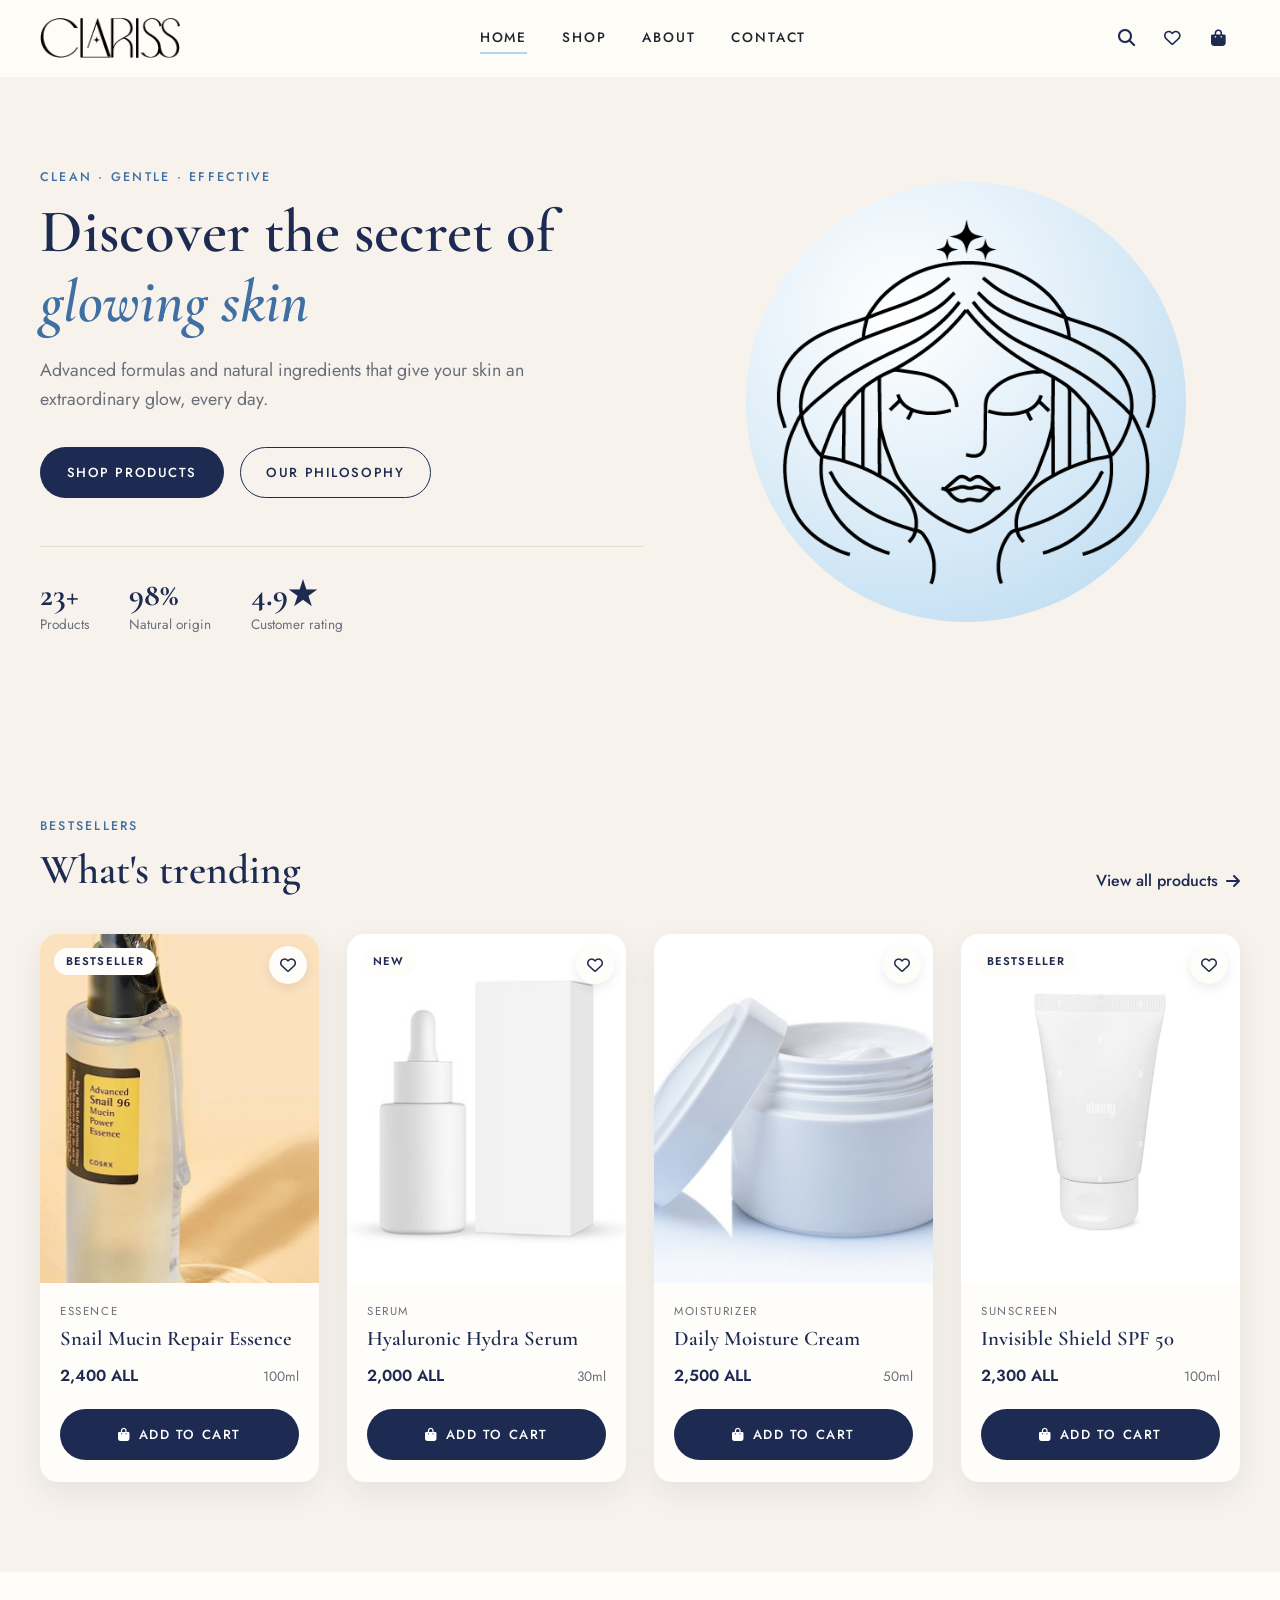
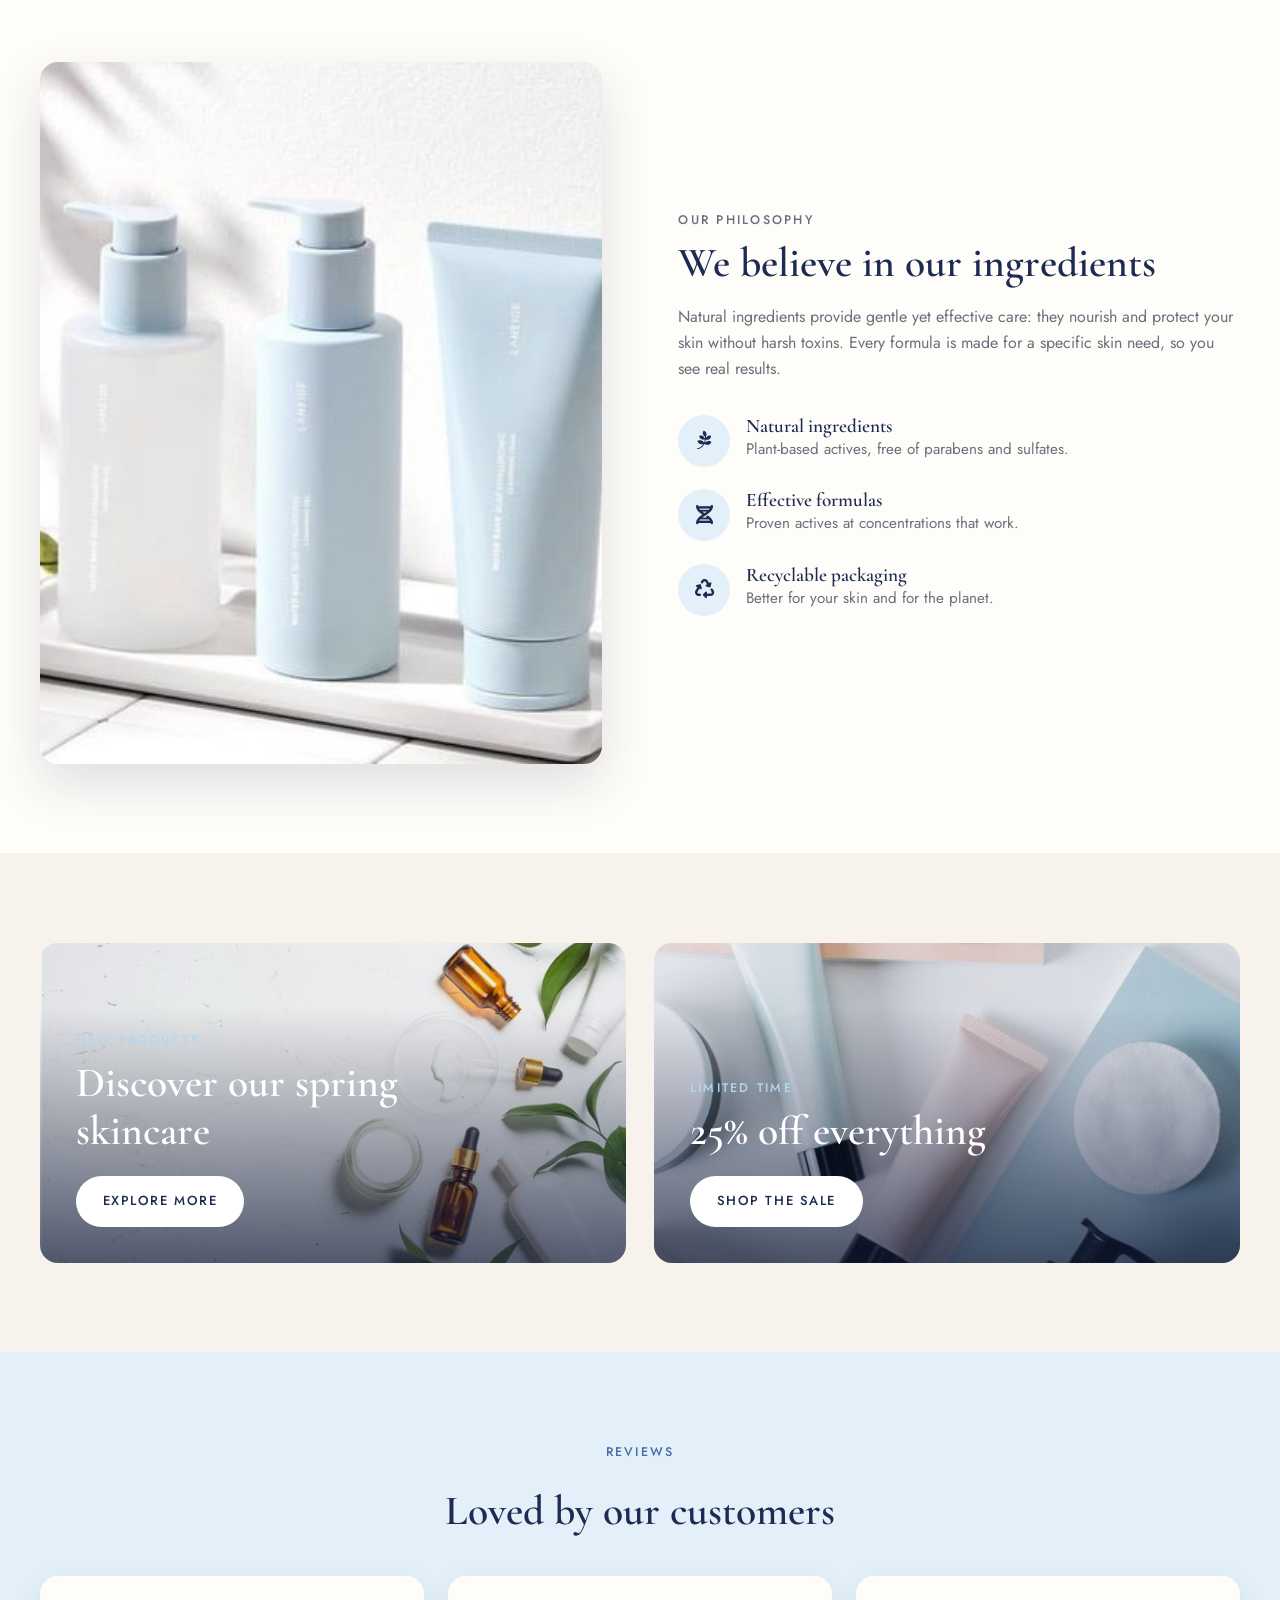
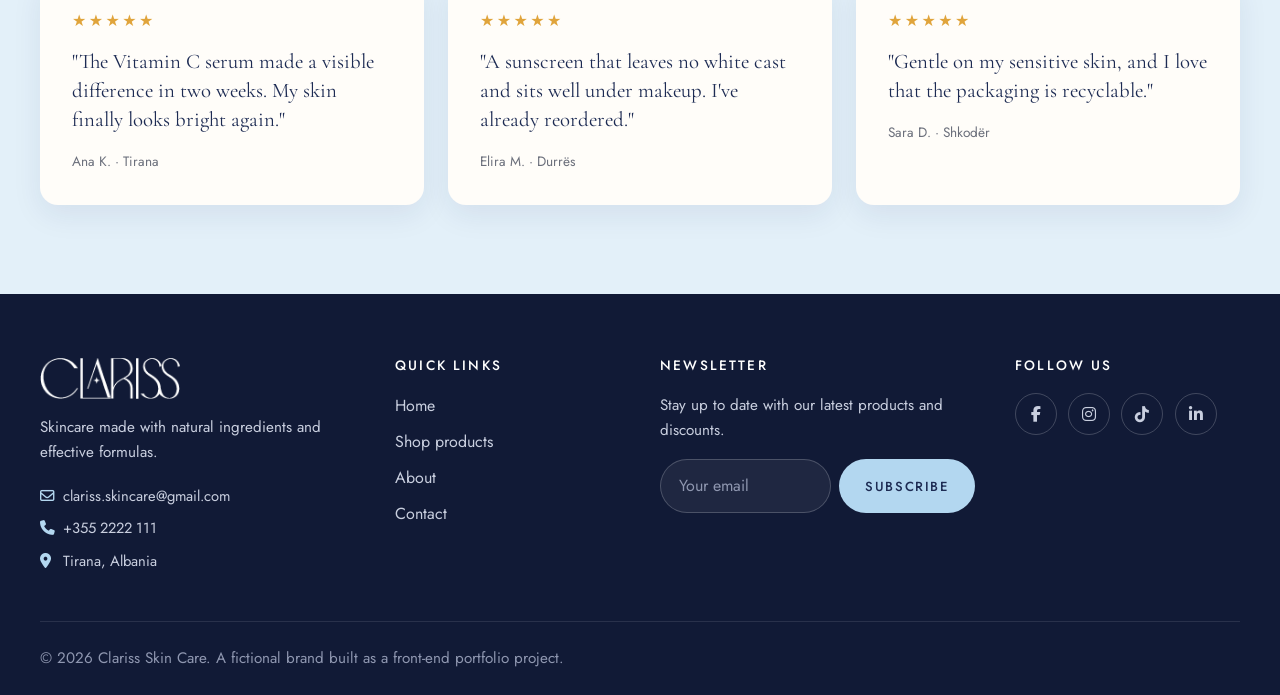
<file: index.html>
<!DOCTYPE html>
<html lang="en">
<head>
  <meta charset="UTF-8">
  <meta name="viewport" content="width=device-width, initial-scale=1.0">
  <title>Clariss Skin Care: Glowing Skin, Naturally</title>
  <meta name="description" content="Clariss Skin Care: serums, moisturizers, toners and sunscreens made with natural ingredients and effective formulas.">
  <meta name="theme-color" content="#f7f2eb">
  <link rel="icon" href="img/hero-illustration.png">
  <link rel="preconnect" href="https://fonts.googleapis.com">
  <link rel="preconnect" href="https://fonts.gstatic.com" crossorigin>
  <link href="https://fonts.googleapis.com/css2?family=Cormorant+Garamond:ital,wght@0,500;0,600;1,500&family=Jost:wght@300;400;500;600&display=swap" rel="stylesheet">
  <link rel="stylesheet" href="https://cdnjs.cloudflare.com/ajax/libs/font-awesome/6.5.2/css/all.min.css" integrity="sha512-SnH5WK+bZxgPHs44uWIX+LLJAJ9/2PkPKZ5QiAj6Ta86w+fsb2TkcmfRyVX3pBnMFcV7oQPJkl9QevSCWr3W6A==" crossorigin="anonymous" referrerpolicy="no-referrer">
  <link rel="stylesheet" href="css/style.css">
</head>
<body>
  <a class="skip-link" href="#main">Skip to content</a>

  <header class="site-header">
    <div class="container header-inner">
      <a href="index.html" class="logo" aria-label="Clariss home">
        <img src="img/logo.png" alt="Clariss" width="160" height="32">
      </a>

      <nav class="nav" aria-label="Main">
        <ul id="nav-menu" class="nav-menu">
          <li><a href="index.html" class="is-current" aria-current="page">Home</a></li>
          <li><a href="shop.html">Shop</a></li>
          <li><a href="#about">About</a></li>
          <li><a href="#contact">Contact</a></li>
        </ul>
      </nav>

      <div class="header-actions">
        <a href="shop.html?search" class="icon-btn" aria-label="Search products"><i class="fa-solid fa-magnifying-glass"></i></a>
        <a href="shop.html?wishlist" class="icon-btn" aria-label="Wishlist">
          <i class="fa-regular fa-heart"></i><span class="badge" data-wish-count hidden>0</span>
        </a>
        <button class="icon-btn" data-open-cart aria-label="Open cart" aria-controls="cart-drawer">
          <i class="fa-solid fa-bag-shopping"></i><span class="badge" data-cart-count hidden>0</span>
        </button>
        <button class="icon-btn nav-toggle" aria-label="Toggle menu" aria-expanded="false" aria-controls="nav-menu">
          <i class="fa-solid fa-bars"></i>
        </button>
      </div>
    </div>
  </header>

  <main id="main">
    <!-- Hero -->
    <section class="hero">
      <div class="container hero-inner">
        <div class="hero-text">
          <p class="eyebrow">Clean · Gentle · Effective</p>
          <h1>Discover the secret of <em>glowing skin</em></h1>
          <p class="lead">Advanced formulas and natural ingredients that give your skin an extraordinary glow, every day.</p>
          <div class="hero-actions">
            <a href="shop.html" class="btn btn-primary">Shop products</a>
            <a href="#about" class="btn btn-outline">Our philosophy</a>
          </div>
          <ul class="hero-stats">
            <li><strong>23+</strong><span>Products</span></li>
            <li><strong>98%</strong><span>Natural origin</span></li>
            <li><strong>4.9★</strong><span>Customer rating</span></li>
          </ul>
        </div>
        <div class="hero-art">
          <img src="img/hero-illustration.png" alt="Line illustration of a woman with glowing skin" width="444" height="444">
        </div>
      </div>
    </section>

    <!-- Trending -->
    <section class="section">
      <div class="container">
        <div class="section-head">
          <div>
            <p class="eyebrow">Bestsellers</p>
            <h2>What's trending</h2>
          </div>
          <a href="shop.html" class="link-arrow">View all products <i class="fa-solid fa-arrow-right"></i></a>
        </div>
        <div class="product-grid" id="featured-grid"></div>
      </div>
    </section>

    <!-- About -->
    <section class="section about" id="about">
      <div class="container about-inner">
        <div class="about-media reveal">
          <img src="img/about.jpg" alt="Clariss skincare products arranged on a table" loading="lazy">
        </div>
        <div class="about-text reveal">
          <p class="eyebrow">Our philosophy</p>
          <h2>We believe in our ingredients</h2>
          <p>Natural ingredients provide gentle yet effective care: they nourish and protect your skin without harsh toxins. Every formula is made for a specific skin need, so you see real results.</p>
          <ul class="features">
            <li>
              <span class="feature-icon"><i class="fa-brands fa-pagelines"></i></span>
              <div><h3>Natural ingredients</h3><p>Plant-based actives, free of parabens and sulfates.</p></div>
            </li>
            <li>
              <span class="feature-icon"><i class="fa-solid fa-dna"></i></span>
              <div><h3>Effective formulas</h3><p>Proven actives at concentrations that work.</p></div>
            </li>
            <li>
              <span class="feature-icon"><i class="fa-solid fa-recycle"></i></span>
              <div><h3>Recyclable packaging</h3><p>Better for your skin and for the planet.</p></div>
            </li>
          </ul>
        </div>
      </div>
    </section>

    <!-- Promo banners -->
    <section class="section">
      <div class="container banners">
        <a href="shop.html?category=Serum" class="banner banner-spring reveal">
          <div class="banner-content">
            <p class="eyebrow">New products</p>
            <h2>Discover our spring skincare</h2>
            <span class="btn btn-light">Explore more</span>
          </div>
        </a>
        <a href="shop.html" class="banner banner-sale reveal">
          <div class="banner-content">
            <p class="eyebrow">Limited time</p>
            <h2>25% off everything</h2>
            <span class="btn btn-light">Shop the sale</span>
          </div>
        </a>
      </div>
    </section>

    <!-- Testimonials -->
    <section class="section testimonials">
      <div class="container">
        <div class="section-head section-head-center">
          <p class="eyebrow">Reviews</p>
          <h2>Loved by our customers</h2>
        </div>
        <div class="testimonial-grid">
          <figure class="testimonial reveal">
            <div class="stars" aria-label="5 out of 5 stars">★★★★★</div>
            <blockquote>"The Vitamin C serum made a visible difference in two weeks. My skin finally looks bright again."</blockquote>
            <figcaption>Ana K. · Tirana</figcaption>
          </figure>
          <figure class="testimonial reveal">
            <div class="stars" aria-label="5 out of 5 stars">★★★★★</div>
            <blockquote>"A sunscreen that leaves no white cast and sits well under makeup. I've already reordered."</blockquote>
            <figcaption>Elira M. · Durrës</figcaption>
          </figure>
          <figure class="testimonial reveal">
            <div class="stars" aria-label="5 out of 5 stars">★★★★★</div>
            <blockquote>"Gentle on my sensitive skin, and I love that the packaging is recyclable."</blockquote>
            <figcaption>Sara D. · Shkodër</figcaption>
          </figure>
        </div>
      </div>
    </section>
  </main>

  <footer class="site-footer" id="contact">
    <div class="container footer-grid">
      <div class="footer-brand">
        <img src="img/logo.png" alt="Clariss" width="140" height="28">
        <p>Skincare made with natural ingredients and effective formulas.</p>
        <ul class="contact-list">
          <li><i class="fa-regular fa-envelope"></i> clariss.skincare@gmail.com</li>
          <li><i class="fa-solid fa-phone"></i> +355 2222 111</li>
          <li><i class="fa-solid fa-location-dot"></i> Tirana, Albania</li>
        </ul>
      </div>
      <div>
        <h3>Quick links</h3>
        <ul class="footer-links">
          <li><a href="index.html">Home</a></li>
          <li><a href="shop.html">Shop products</a></li>
          <li><a href="#about">About</a></li>
          <li><a href="#contact">Contact</a></li>
        </ul>
      </div>
      <div>
        <h3>Newsletter</h3>
        <p>Stay up to date with our latest products and discounts.</p>
        <form class="newsletter-form" novalidate>
          <label class="sr-only" for="newsletter-email">Email address</label>
          <input type="email" id="newsletter-email" placeholder="Your email" required>
          <button type="submit" class="btn btn-primary">Subscribe</button>
        </form>
      </div>
      <div>
        <h3>Follow us</h3>
        <ul class="social">
          <li><a href="#" aria-label="Facebook"><i class="fa-brands fa-facebook-f"></i></a></li>
          <li><a href="#" aria-label="Instagram"><i class="fa-brands fa-instagram"></i></a></li>
          <li><a href="#" aria-label="TikTok"><i class="fa-brands fa-tiktok"></i></a></li>
          <li><a href="#" aria-label="LinkedIn"><i class="fa-brands fa-linkedin-in"></i></a></li>
        </ul>
      </div>
    </div>
    <div class="container footer-bottom">
      <p>© <span data-year>2024</span> Clariss Skin Care. A fictional brand built as a front-end portfolio project.</p>
    </div>
  </footer>

  <script src="js/products.js"></script>
  <script src="js/main.js"></script>
</body>
</html>
</file>
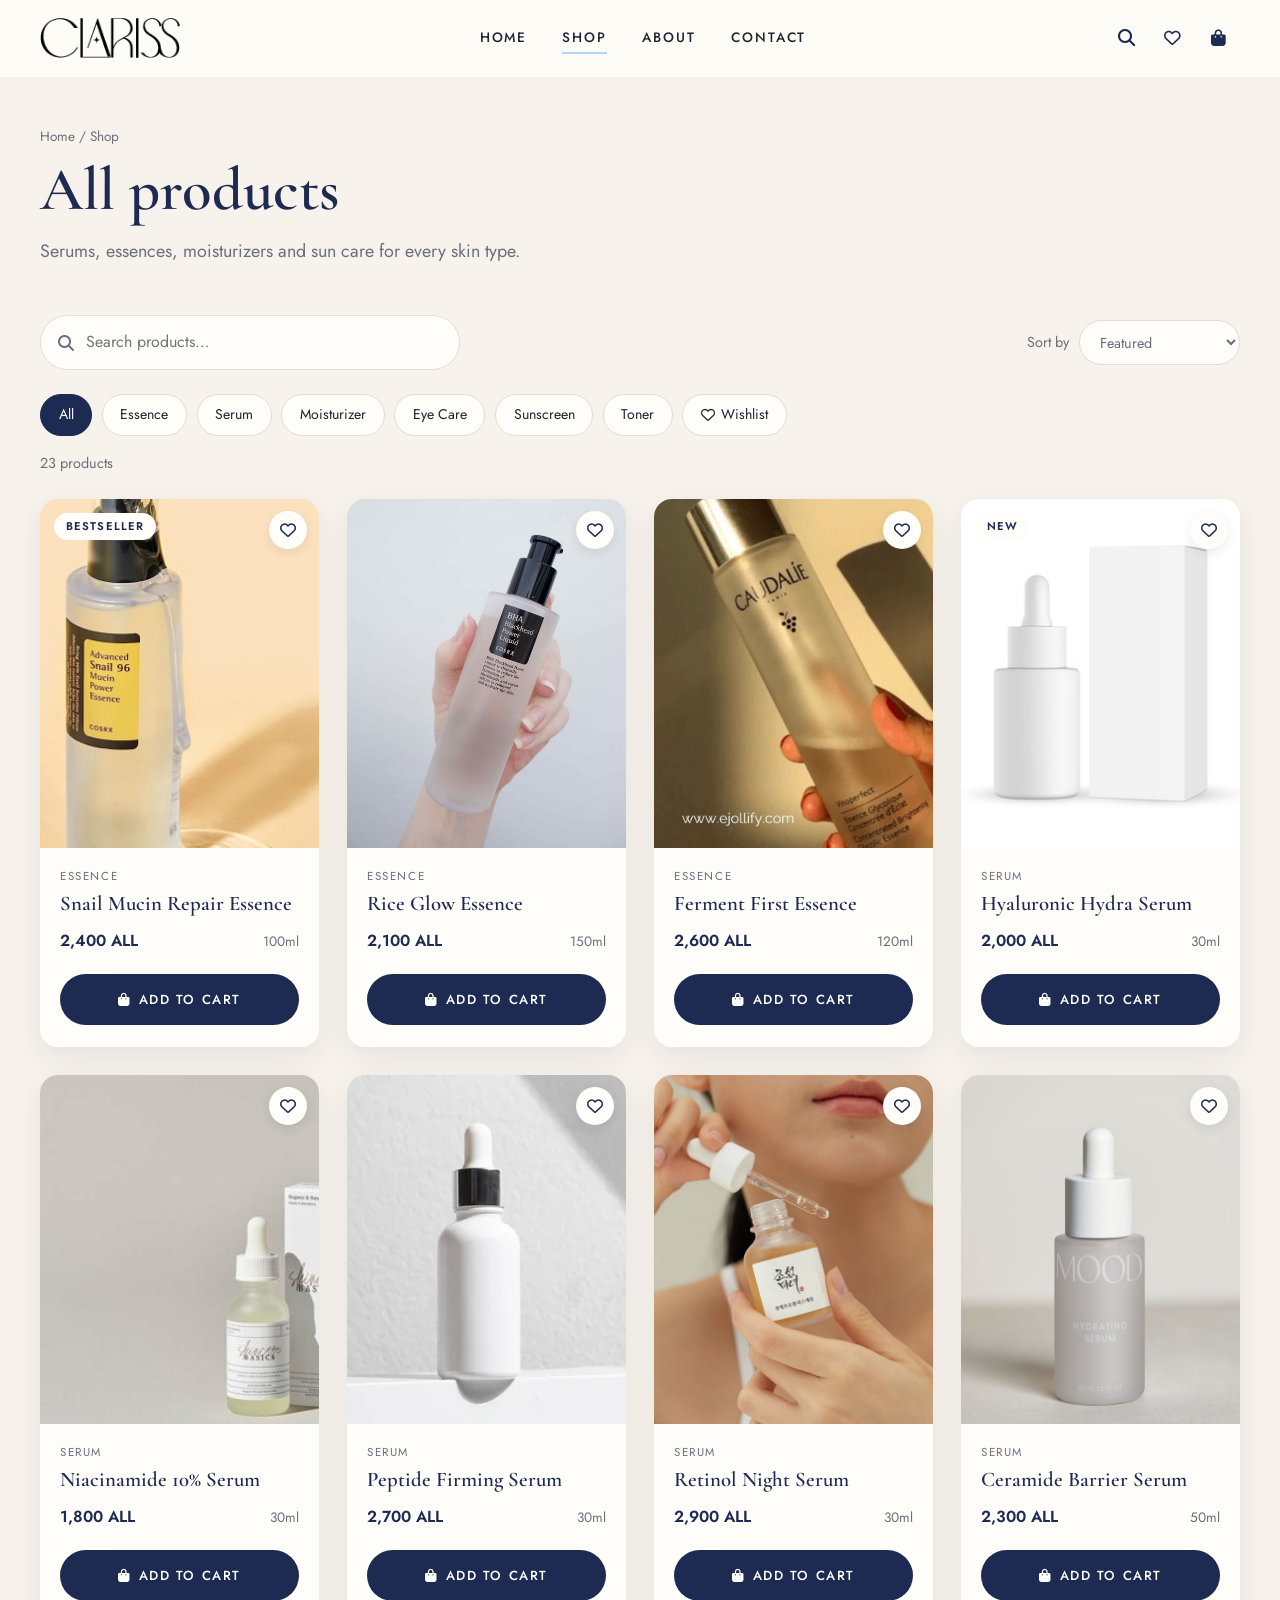
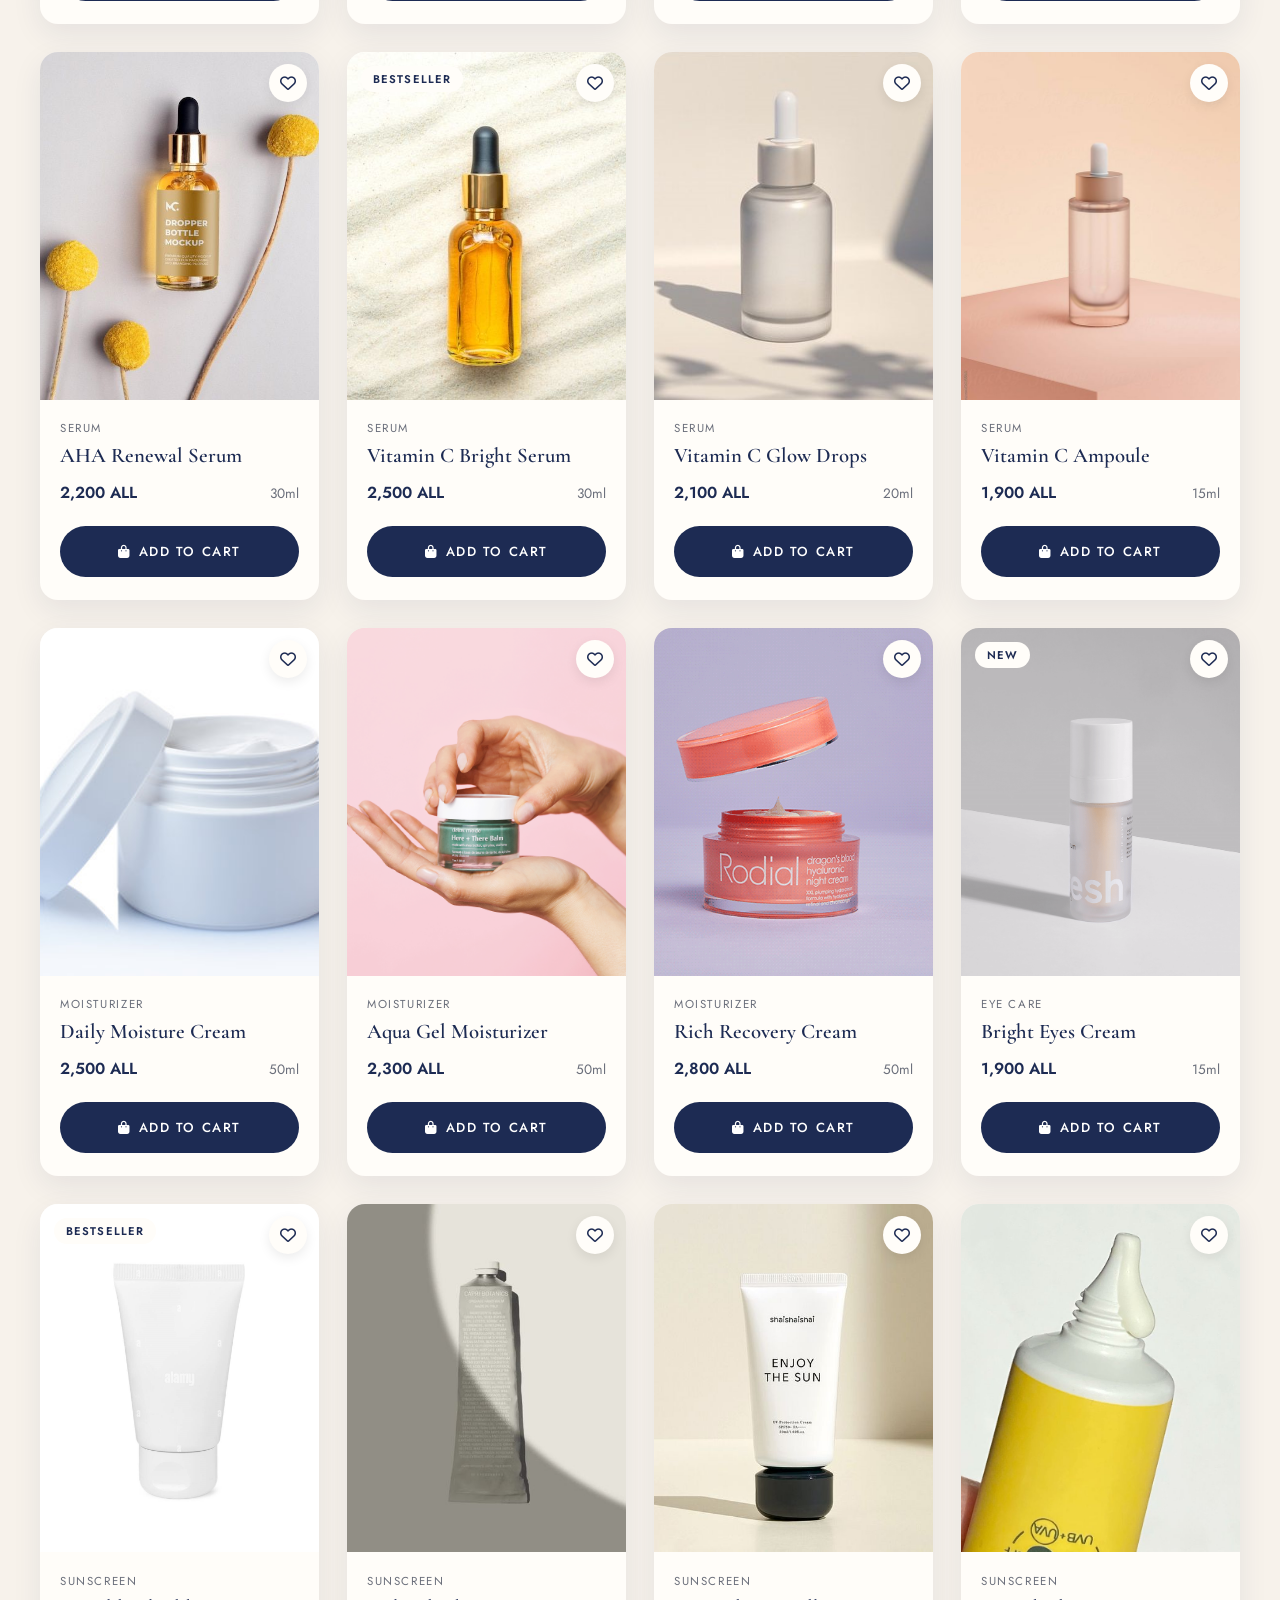
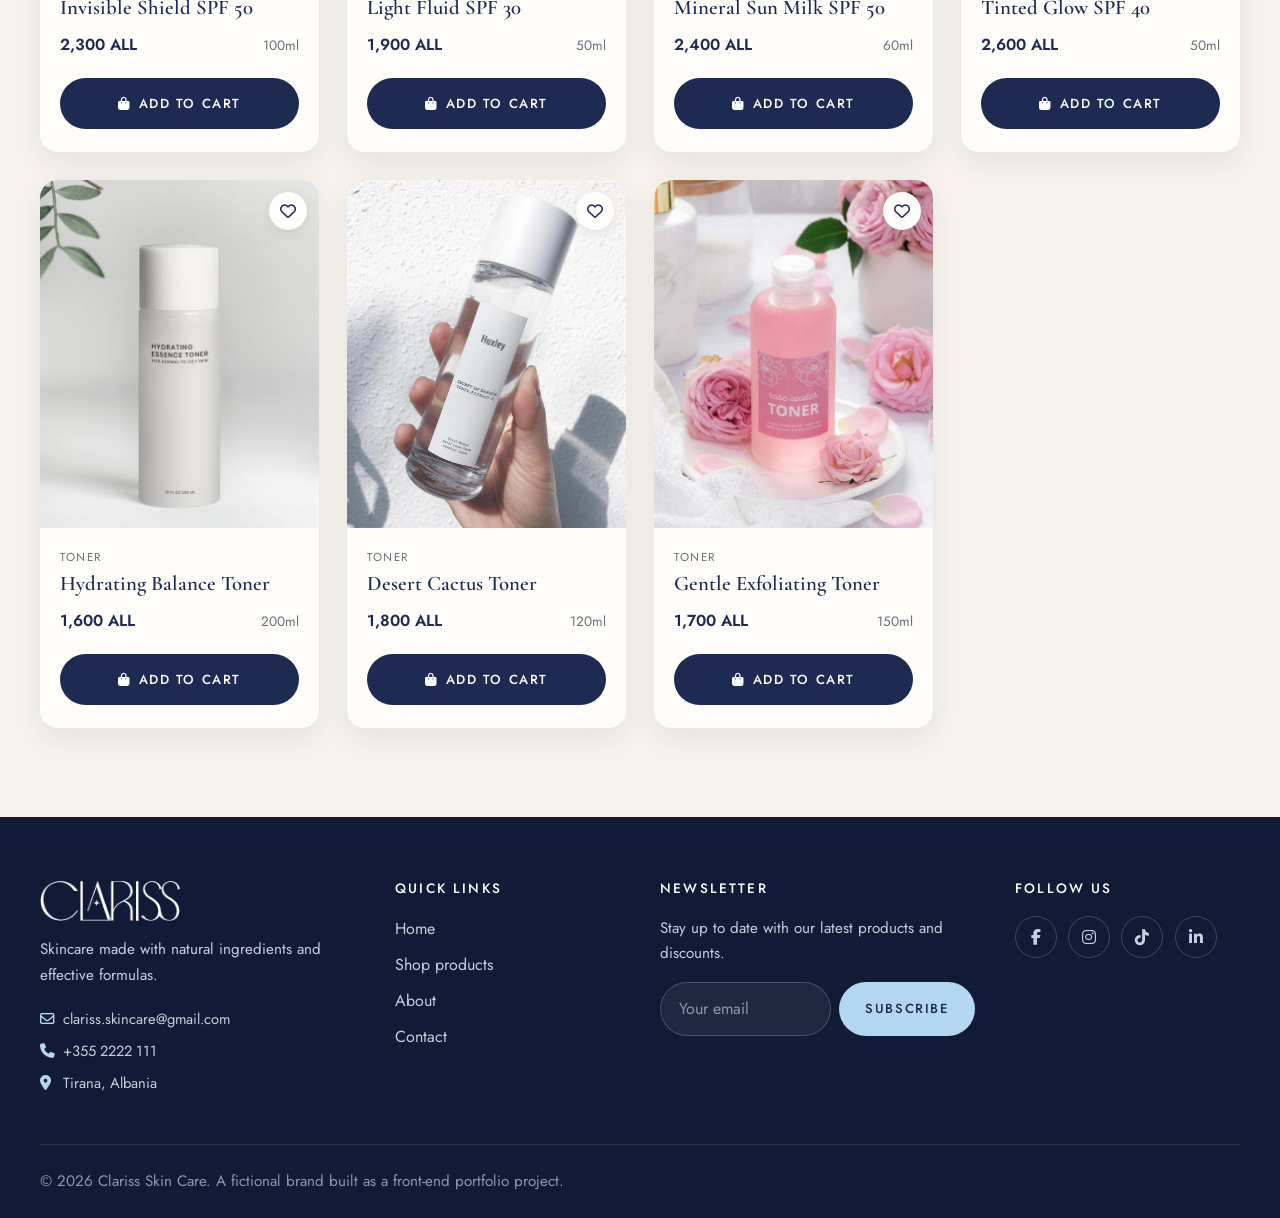
<file: shop.html>
<!DOCTYPE html>
<html lang="en">
<head>
  <meta charset="UTF-8">
  <meta name="viewport" content="width=device-width, initial-scale=1.0">
  <title>Shop All Products | Clariss Skin Care</title>
  <meta name="description" content="Browse Clariss serums, essences, moisturizers, toners and sunscreens.">
  <meta name="theme-color" content="#f7f2eb">
  <link rel="icon" href="img/hero-illustration.png">
  <link rel="preconnect" href="https://fonts.googleapis.com">
  <link rel="preconnect" href="https://fonts.gstatic.com" crossorigin>
  <link href="https://fonts.googleapis.com/css2?family=Cormorant+Garamond:ital,wght@0,500;0,600;1,500&family=Jost:wght@300;400;500;600&display=swap" rel="stylesheet">
  <link rel="stylesheet" href="https://cdnjs.cloudflare.com/ajax/libs/font-awesome/6.5.2/css/all.min.css" integrity="sha512-SnH5WK+bZxgPHs44uWIX+LLJAJ9/2PkPKZ5QiAj6Ta86w+fsb2TkcmfRyVX3pBnMFcV7oQPJkl9QevSCWr3W6A==" crossorigin="anonymous" referrerpolicy="no-referrer">
  <link rel="stylesheet" href="css/style.css">
</head>
<body>
  <a class="skip-link" href="#main">Skip to content</a>

  <header class="site-header">
    <div class="container header-inner">
      <a href="index.html" class="logo" aria-label="Clariss home">
        <img src="img/logo.png" alt="Clariss" width="160" height="32">
      </a>

      <nav class="nav" aria-label="Main">
        <ul id="nav-menu" class="nav-menu">
          <li><a href="index.html">Home</a></li>
          <li><a href="shop.html" class="is-current" aria-current="page">Shop</a></li>
          <li><a href="index.html#about">About</a></li>
          <li><a href="#contact">Contact</a></li>
        </ul>
      </nav>

      <div class="header-actions">
        <a href="#search" class="icon-btn" aria-label="Search products"><i class="fa-solid fa-magnifying-glass"></i></a>
        <a href="shop.html?wishlist" class="icon-btn" aria-label="Wishlist">
          <i class="fa-regular fa-heart"></i><span class="badge" data-wish-count hidden>0</span>
        </a>
        <button class="icon-btn" data-open-cart aria-label="Open cart" aria-controls="cart-drawer">
          <i class="fa-solid fa-bag-shopping"></i><span class="badge" data-cart-count hidden>0</span>
        </button>
        <button class="icon-btn nav-toggle" aria-label="Toggle menu" aria-expanded="false" aria-controls="nav-menu">
          <i class="fa-solid fa-bars"></i>
        </button>
      </div>
    </div>
  </header>

  <main id="main">
    <section class="page-hero">
      <div class="container">
        <nav class="breadcrumb" aria-label="Breadcrumb"><a href="index.html">Home</a> / <span>Shop</span></nav>
        <h1>All products</h1>
        <p class="lead">Serums, essences, moisturizers and sun care for every skin type.</p>
      </div>
    </section>

    <section class="section section-tight">
      <div class="container">
        <div class="shop-toolbar">
          <div class="search-field">
            <i class="fa-solid fa-magnifying-glass"></i>
            <label class="sr-only" for="search">Search products</label>
            <input type="search" id="search" placeholder="Search products…" autocomplete="off">
          </div>
          <div class="sort-field">
            <label for="sort">Sort by</label>
            <select id="sort">
              <option value="featured">Featured</option>
              <option value="price-asc">Price: low to high</option>
              <option value="price-desc">Price: high to low</option>
              <option value="name">Name A–Z</option>
            </select>
          </div>
        </div>

        <div class="filters" id="filters" role="toolbar" aria-label="Filter by category"></div>
        <p class="result-count" id="result-count" aria-live="polite"></p>

        <div class="product-grid" id="shop-grid"></div>

        <div class="empty-state" id="empty-state" hidden>
          <i class="fa-regular fa-face-frown"></i>
          <p>No products match your search.</p>
          <button class="btn btn-outline" id="reset-filters">Clear filters</button>
        </div>
      </div>
    </section>
  </main>

  <footer class="site-footer" id="contact">
    <div class="container footer-grid">
      <div class="footer-brand">
        <img src="img/logo.png" alt="Clariss" width="140" height="28">
        <p>Skincare made with natural ingredients and effective formulas.</p>
        <ul class="contact-list">
          <li><i class="fa-regular fa-envelope"></i> clariss.skincare@gmail.com</li>
          <li><i class="fa-solid fa-phone"></i> +355 2222 111</li>
          <li><i class="fa-solid fa-location-dot"></i> Tirana, Albania</li>
        </ul>
      </div>
      <div>
        <h3>Quick links</h3>
        <ul class="footer-links">
          <li><a href="index.html">Home</a></li>
          <li><a href="shop.html">Shop products</a></li>
          <li><a href="index.html#about">About</a></li>
          <li><a href="#contact">Contact</a></li>
        </ul>
      </div>
      <div>
        <h3>Newsletter</h3>
        <p>Stay up to date with our latest products and discounts.</p>
        <form class="newsletter-form" novalidate>
          <label class="sr-only" for="newsletter-email">Email address</label>
          <input type="email" id="newsletter-email" placeholder="Your email" required>
          <button type="submit" class="btn btn-primary">Subscribe</button>
        </form>
      </div>
      <div>
        <h3>Follow us</h3>
        <ul class="social">
          <li><a href="#" aria-label="Facebook"><i class="fa-brands fa-facebook-f"></i></a></li>
          <li><a href="#" aria-label="Instagram"><i class="fa-brands fa-instagram"></i></a></li>
          <li><a href="#" aria-label="TikTok"><i class="fa-brands fa-tiktok"></i></a></li>
          <li><a href="#" aria-label="LinkedIn"><i class="fa-brands fa-linkedin-in"></i></a></li>
        </ul>
      </div>
    </div>
    <div class="container footer-bottom">
      <p>© <span data-year>2024</span> Clariss Skin Care. A fictional brand built as a front-end portfolio project.</p>
    </div>
  </footer>

  <script src="js/products.js"></script>
  <script src="js/main.js"></script>
  <script src="js/shop.js"></script>
</body>
</html>
</file>
<file: css/style.css>
/* ==========================================================================
   Clariss Skin Care: shared stylesheet
   ========================================================================== */

:root {
  --cream: #f7f2eb;
  --cream-deep: #efe6da;
  --paper: #fffdf9;
  --sky: #b3d7f0;
  --sky-soft: #e3f0f9;
  --navy: #1d2b53;
  --navy-deep: #111a36;
  --ink: #1f2430;
  --muted: #6b6f7b;
  --line: #e4dccf;

  --font-display: "Cormorant Garamond", Georgia, "Times New Roman", serif;
  --font-body: "Jost", system-ui, -apple-system, "Segoe UI", Roboto, sans-serif;

  --radius: 18px;
  --radius-sm: 10px;
  --shadow: 0 10px 30px rgba(29, 43, 83, 0.08);
  --shadow-lg: 0 20px 50px rgba(29, 43, 83, 0.14);
  --header-h: 76px;
  --ease: cubic-bezier(0.22, 1, 0.36, 1);
}

/* ---------- Base ---------- */

*,
*::before,
*::after { box-sizing: border-box; }

* { margin: 0; padding: 0; }

html { scroll-behavior: smooth; scroll-padding-top: calc(var(--header-h) + 16px); }

body {
  font-family: var(--font-body);
  font-size: 1rem;
  line-height: 1.65;
  color: var(--ink);
  background: var(--cream);
  -webkit-font-smoothing: antialiased;
}

body.no-scroll { overflow: hidden; }

img { display: block; max-width: 100%; height: auto; }
a { color: inherit; text-decoration: none; }
ul { list-style: none; }
button, input, select { font: inherit; color: inherit; }
button { cursor: pointer; background: none; border: 0; }
[hidden] { display: none !important; }

h1, h2, h3 { font-family: var(--font-display); font-weight: 600; line-height: 1.15; color: var(--navy); }
h1 { font-size: clamp(2.4rem, 5vw, 3.8rem); }
h2 { font-size: clamp(1.9rem, 3.5vw, 2.6rem); }
h3 { font-size: 1.25rem; }
em { font-style: italic; color: #3f6fa3; }

:focus-visible { outline: 2px solid var(--navy); outline-offset: 3px; border-radius: 4px; }

.container { width: min(1200px, 100% - 2.5rem); margin-inline: auto; }

.sr-only {
  position: absolute; width: 1px; height: 1px; overflow: hidden;
  clip: rect(0 0 0 0); white-space: nowrap;
}

.skip-link {
  position: absolute; left: 1rem; top: -3rem; z-index: 200;
  background: var(--navy); color: #fff; padding: .5rem 1rem; border-radius: var(--radius-sm);
}
.skip-link:focus { top: 1rem; }

.eyebrow {
  font-size: .78rem; font-weight: 500; letter-spacing: .18em; text-transform: uppercase;
  color: #3f6fa3; margin-bottom: .6rem;
}

.lead { font-size: 1.12rem; color: var(--muted); max-width: 34rem; }

/* ---------- Buttons ---------- */

.btn {
  display: inline-flex; align-items: center; justify-content: center; gap: .5rem;
  padding: .85rem 1.6rem; border-radius: 999px; border: 1.5px solid transparent;
  font-size: .82rem; font-weight: 500; letter-spacing: .12em; text-transform: uppercase;
  transition: background .3s var(--ease), color .3s var(--ease), border-color .3s var(--ease), transform .3s var(--ease);
}
.btn:hover { transform: translateY(-2px); }
.btn:disabled { opacity: .45; cursor: not-allowed; transform: none; }

.btn-primary { background: var(--navy); color: #fff; }
.btn-primary:hover { background: var(--navy-deep); }

.btn-outline { border-color: var(--navy); color: var(--navy); }
.btn-outline:hover { background: var(--navy); color: #fff; }

.btn-light { background: #fff; color: var(--navy); }
.btn-block { width: 100%; }

.link-arrow { display: inline-flex; align-items: center; gap: .5rem; font-weight: 500; color: var(--navy); }
.link-arrow i { transition: transform .3s var(--ease); }
.link-arrow:hover i { transform: translateX(4px); }

.icon-btn {
  position: relative; display: inline-grid; place-items: center;
  width: 42px; height: 42px; border-radius: 50%; color: var(--navy); font-size: 1.05rem;
  transition: background .25s;
}
.icon-btn:hover { background: var(--sky-soft); }

.badge {
  position: absolute; top: 2px; right: 0;
  min-width: 18px; height: 18px; padding: 0 5px; border-radius: 999px;
  background: var(--sky); color: var(--navy); font-size: .68rem; font-weight: 600; line-height: 18px;
}

/* ---------- Header ---------- */

.site-header {
  position: sticky; top: 0; z-index: 100;
  background: rgba(255, 253, 249, .88);
  backdrop-filter: blur(12px); -webkit-backdrop-filter: blur(12px);
  border-bottom: 1px solid transparent;
  transition: border-color .3s, box-shadow .3s;
}
.site-header.is-scrolled { border-color: var(--line); box-shadow: 0 4px 20px rgba(29, 43, 83, .05); }

.header-inner { display: flex; align-items: center; justify-content: space-between; gap: 1.5rem; height: var(--header-h); }
.logo img { width: 140px; height: auto; }

.nav-menu { display: flex; gap: 2.2rem; }
.nav-menu a {
  position: relative; font-size: .85rem; font-weight: 500; letter-spacing: .14em; text-transform: uppercase;
  padding-block: .4rem;
}
.nav-menu a::after {
  content: ""; position: absolute; left: 0; bottom: 0; width: 100%; height: 2px;
  background: var(--sky); transform: scaleX(0); transform-origin: left; transition: transform .35s var(--ease);
}
.nav-menu a:hover::after,
.nav-menu a.is-current::after { transform: scaleX(1); }

.header-actions { display: flex; align-items: center; gap: .25rem; }
.nav-toggle { display: none; }

/* ---------- Hero ---------- */

.hero { padding-block: clamp(3rem, 7vw, 6rem); overflow: hidden; }
.hero-inner { display: grid; grid-template-columns: 1.1fr 1fr; align-items: center; gap: 3rem; }
.hero-text h1 { margin-bottom: 1.2rem; }
.hero-actions { display: flex; flex-wrap: wrap; gap: 1rem; margin-top: 2rem; }

.hero-stats { display: flex; flex-wrap: wrap; gap: 2.5rem; margin-top: 3rem; padding-top: 2rem; border-top: 1px solid var(--line); }
.hero-stats strong { display: block; font-family: var(--font-display); font-size: 2rem; color: var(--navy); line-height: 1; }
.hero-stats span { font-size: .85rem; color: var(--muted); }

.hero-art { position: relative; display: grid; place-items: center; }
.hero-art::before {
  content: ""; position: absolute; width: min(440px, 90%); aspect-ratio: 1;
  border-radius: 50%; background: radial-gradient(circle at 35% 30%, #fff 0%, var(--sky-soft) 40%, var(--sky) 100%);
  animation: float 8s ease-in-out infinite;
}
.hero-art img { position: relative; width: min(380px, 80%); mix-blend-mode: multiply; }

@keyframes float {
  0%, 100% { transform: translateY(0) scale(1); }
  50% { transform: translateY(-14px) scale(1.02); }
}

/* ---------- Sections ---------- */

.section { padding-block: clamp(3.5rem, 7vw, 6rem); }
.section-tight { padding-top: 2rem; }

.section-head { display: flex; align-items: flex-end; justify-content: space-between; gap: 1rem; flex-wrap: wrap; margin-bottom: 2.5rem; }
.section-head-center { flex-direction: column; align-items: center; text-align: center; }

/* ---------- Product cards ---------- */

.product-grid { display: grid; grid-template-columns: repeat(auto-fill, minmax(240px, 1fr)); gap: 1.75rem; }

.product-card {
  display: flex; flex-direction: column;
  background: var(--paper); border-radius: var(--radius); overflow: hidden;
  box-shadow: var(--shadow); transition: box-shadow .4s var(--ease), transform .4s var(--ease);
}
.product-card:hover { box-shadow: var(--shadow-lg); transform: translateY(-6px); }

.product-media { position: relative; aspect-ratio: 4 / 5; overflow: hidden; background: var(--cream-deep); }
.product-media img { width: 100%; height: 100%; object-fit: cover; transition: transform .7s var(--ease); }
.product-card:hover .product-media img { transform: scale(1.06); }

.product-badge {
  position: absolute; top: 14px; left: 14px;
  padding: .25rem .75rem; border-radius: 999px; background: var(--paper);
  font-size: .7rem; font-weight: 600; letter-spacing: .1em; text-transform: uppercase; color: var(--navy);
}

.wish-btn {
  position: absolute; top: 12px; right: 12px; width: 38px; height: 38px; border-radius: 50%;
  display: grid; place-items: center; background: var(--paper); color: var(--navy);
  box-shadow: 0 4px 12px rgba(0, 0, 0, .08); transition: transform .25s var(--ease), color .25s;
}
.wish-btn:hover { transform: scale(1.1); }
.wish-btn.is-active { color: #d64b6a; }

.product-body { display: flex; flex-direction: column; gap: .35rem; padding: 1.2rem 1.25rem 1.4rem; flex: 1; }
.product-category { font-size: .72rem; letter-spacing: .14em; text-transform: uppercase; color: var(--muted); }
.product-name { font-size: 1.3rem; flex: 1; }
.product-meta { display: flex; align-items: baseline; justify-content: space-between; margin-block: .4rem .9rem; }
.product-price { font-weight: 600; color: var(--navy); }
.product-size { font-size: .85rem; color: var(--muted); }

/* ---------- About ---------- */

.about { background: var(--paper); }
.about-inner { display: grid; grid-template-columns: 1fr 1fr; gap: clamp(2rem, 6vw, 5rem); align-items: center; }
.about-media img { width: 100%; aspect-ratio: 4 / 5; object-fit: cover; border-radius: var(--radius); box-shadow: var(--shadow-lg); }
.about-text h2 { margin-bottom: 1rem; }
.about-text > p { color: var(--muted); }

.features { display: grid; gap: 1.4rem; margin-top: 2rem; }
.features li { display: flex; gap: 1rem; align-items: flex-start; }
.features h3 { font-size: 1.2rem; }
.features p { color: var(--muted); font-size: .95rem; }
.feature-icon {
  flex-shrink: 0; display: grid; place-items: center; width: 52px; height: 52px; border-radius: 50%;
  background: var(--sky-soft); color: var(--navy); font-size: 1.2rem;
}

/* ---------- Banners ---------- */

.banners { display: grid; grid-template-columns: 1fr 1fr; gap: 1.75rem; }
.banner {
  position: relative; display: flex; align-items: flex-end; min-height: 320px; padding: 2.25rem;
  border-radius: var(--radius); overflow: hidden; isolation: isolate;
  background-size: cover; background-position: center;
}
.banner::before {
  content: ""; position: absolute; inset: 0; z-index: -1;
  background: linear-gradient(180deg, rgba(17, 26, 54, .05) 20%, rgba(17, 26, 54, .7));
  transition: background .4s;
}
.banner:hover::before { background: linear-gradient(180deg, rgba(17, 26, 54, .15) 0%, rgba(17, 26, 54, .8)); }
.banner-spring { background-image: url("../img/banner-spring.jpg"); }
.banner-sale { background-image: url("../img/banner-sale.jpg"); }
.banner h2 { color: #fff; margin-bottom: 1.25rem; max-width: 18ch; }
.banner .eyebrow { color: var(--sky); }
.banner:hover .btn { transform: translateY(-2px); }

/* ---------- Testimonials ---------- */

.testimonials { background: var(--sky-soft); }
.testimonial-grid { display: grid; grid-template-columns: repeat(auto-fit, minmax(260px, 1fr)); gap: 1.5rem; }
.testimonial { background: var(--paper); padding: 2rem; border-radius: var(--radius); box-shadow: var(--shadow); }
.stars { color: #e0a43b; letter-spacing: .15em; margin-bottom: .8rem; }
.testimonial blockquote { font-family: var(--font-display); font-size: 1.3rem; line-height: 1.4; color: var(--navy); }
.testimonial figcaption { margin-top: 1rem; font-size: .85rem; color: var(--muted); }

/* ---------- Shop page ---------- */

.page-hero { padding-block: 3rem 1rem; }
.page-hero h1 { margin-block: .5rem .75rem; }
.breadcrumb { font-size: .85rem; color: var(--muted); }
.breadcrumb a:hover { color: var(--navy); }

.shop-toolbar { display: flex; flex-wrap: wrap; gap: 1rem; justify-content: space-between; align-items: center; }

.search-field { position: relative; flex: 1 1 280px; max-width: 420px; }
.search-field i { position: absolute; left: 1.1rem; top: 50%; transform: translateY(-50%); color: var(--muted); }
.search-field input {
  width: 100%; padding: .85rem 1rem .85rem 2.8rem; border-radius: 999px;
  border: 1px solid var(--line); background: var(--paper);
}
.search-field input:focus { outline: none; border-color: var(--navy); box-shadow: 0 0 0 3px var(--sky-soft); }

.sort-field { display: flex; align-items: center; gap: .6rem; font-size: .9rem; color: var(--muted); }
.sort-field select { padding: .65rem 1rem; border-radius: 999px; border: 1px solid var(--line); background: var(--paper); cursor: pointer; }

.filters { display: flex; flex-wrap: wrap; gap: .6rem; margin-block: 1.5rem 1rem; }
.chip {
  display: inline-flex; align-items: center; gap: .4rem;
  padding: .5rem 1.1rem; border-radius: 999px; border: 1px solid var(--line); background: var(--paper);
  font-size: .88rem; transition: all .25s;
}
.chip:hover { border-color: var(--navy); }
.chip.is-active { background: var(--navy); border-color: var(--navy); color: #fff; }

.result-count { font-size: .9rem; color: var(--muted); margin-bottom: 1.5rem; }

.empty-state { display: grid; justify-items: center; gap: 1rem; padding: 4rem 1rem; text-align: center; color: var(--muted); }
.empty-state i { font-size: 2.5rem; color: var(--sky); }

/* ---------- Cart drawer ---------- */

.overlay { position: fixed; inset: 0; z-index: 150; background: rgba(17, 26, 54, .4); animation: fade .3s; }
@keyframes fade { from { opacity: 0; } }

.cart-drawer {
  position: fixed; top: 0; right: 0; bottom: 0; z-index: 160;
  display: flex; flex-direction: column; width: min(420px, 100%);
  background: var(--paper); box-shadow: -10px 0 40px rgba(0, 0, 0, .15);
  transform: translateX(100%); visibility: hidden;
  transition: transform .45s var(--ease), visibility .45s;
}
.cart-drawer.is-open { transform: none; visibility: visible; }

.cart-header { display: flex; justify-content: space-between; align-items: center; padding: 1.25rem 1.5rem; border-bottom: 1px solid var(--line); }
.cart-header h2 { font-size: 1.7rem; }

.cart-items { flex: 1; overflow-y: auto; padding: .5rem 1.5rem; }
.cart-item { display: grid; grid-template-columns: 72px 1fr auto; gap: 1rem; align-items: center; padding-block: 1rem; border-bottom: 1px solid var(--line); }
.cart-item img { width: 72px; height: 88px; object-fit: cover; border-radius: var(--radius-sm); }
.cart-item h3 { font-size: 1.1rem; }
.cart-item-info > span { font-size: .85rem; color: var(--muted); }

.qty { display: inline-flex; align-items: center; margin-top: .4rem; border: 1px solid var(--line); border-radius: 999px; }
.qty button { width: 30px; height: 30px; font-size: 1rem; }
.qty button:hover { color: #3f6fa3; }
.qty span { min-width: 1.5rem; text-align: center; font-size: .9rem; }
.remove-btn { color: var(--muted); }

.cart-empty { display: grid; justify-items: center; gap: 1rem; padding-block: 4rem; text-align: center; color: var(--muted); }
.cart-empty i { font-size: 2.4rem; color: var(--sky); }

.cart-footer { padding: 1.25rem 1.5rem 1.5rem; border-top: 1px solid var(--line); }
.cart-total { display: flex; justify-content: space-between; font-size: 1.1rem; }
.cart-total strong { color: var(--navy); }
.cart-note { font-size: .82rem; color: var(--muted); margin-block: .25rem 1rem; }

/* ---------- Toast ---------- */

.toast {
  position: fixed; left: 50%; bottom: calc(1.5rem + env(safe-area-inset-bottom, 0px)); z-index: 300;
  max-width: calc(100% - 2rem); padding: .85rem 1.4rem; border-radius: 999px;
  background: var(--navy); color: #fff; font-size: .92rem; box-shadow: var(--shadow-lg);
  opacity: 0; pointer-events: none; transform: translate(-50%, 20px);
  transition: opacity .35s var(--ease), transform .35s var(--ease);
}
.toast.is-visible { opacity: 1; transform: translate(-50%, 0); }

/* ---------- Footer ---------- */

.site-footer { background: var(--navy-deep); color: #c9cfdf; padding-top: 4rem; }
.site-footer h3 { color: #fff; font-family: var(--font-body); font-size: .85rem; font-weight: 500; letter-spacing: .16em; text-transform: uppercase; margin-bottom: 1.2rem; }
.site-footer p { font-size: .95rem; }

.footer-grid { display: grid; grid-template-columns: 1.4fr 1fr 1.4fr 1fr; gap: 2.5rem; padding-bottom: 3rem; }
.footer-brand img { filter: invert(1); margin-bottom: 1rem; }
.contact-list { display: grid; gap: .5rem; margin-top: 1.2rem; font-size: .92rem; }
.contact-list i { width: 1.2rem; color: var(--sky); }

.footer-links { display: grid; gap: .6rem; }
.footer-links a { transition: color .25s; }
.footer-links a:hover { color: var(--sky); }

.newsletter-form { display: flex; gap: .5rem; margin-top: 1rem; flex-wrap: wrap; }
.newsletter-form input {
  flex: 1 1 160px; min-width: 0; padding: .8rem 1.1rem; border-radius: 999px;
  border: 1px solid rgba(255, 255, 255, .2); background: rgba(255, 255, 255, .06); color: #fff;
}
.newsletter-form input::placeholder { color: #8f97b0; }
.newsletter-form input:focus { outline: none; border-color: var(--sky); }
.newsletter-form .btn { background: var(--sky); color: var(--navy); }
.newsletter-form .btn:hover { background: #fff; }

.social { display: flex; gap: .7rem; }
.social a {
  display: grid; place-items: center; width: 42px; height: 42px; border-radius: 50%;
  border: 1px solid rgba(255, 255, 255, .2); transition: all .25s;
}
.social a:hover { background: var(--sky); border-color: var(--sky); color: var(--navy); }

.footer-bottom { padding-block: 1.5rem; border-top: 1px solid rgba(255, 255, 255, .1); font-size: .85rem; color: #8f97b0; }

/* ---------- Scroll reveal ---------- */

.reveal { opacity: 0; transform: translateY(24px); transition: opacity .8s var(--ease), transform .8s var(--ease); }
.reveal.is-visible { opacity: 1; transform: none; }

@media (prefers-reduced-motion: reduce) {
  html { scroll-behavior: auto; }
  *, *::before, *::after { animation: none !important; transition: none !important; }
  .reveal { opacity: 1; transform: none; }
}

/* ---------- Responsive ---------- */

@media (max-width: 960px) {
  .footer-grid { grid-template-columns: 1fr 1fr; }
  .banners { grid-template-columns: 1fr; }
}

@media (max-width: 860px) {
  .nav-toggle { display: inline-grid; }

  .nav-menu {
    position: absolute; top: var(--header-h); left: 0; right: 0;
    flex-direction: column; gap: 0; padding: .5rem 1.25rem 1.25rem;
    background: var(--paper); border-bottom: 1px solid var(--line); box-shadow: var(--shadow);
    opacity: 0; visibility: hidden; transform: translateY(-8px);
    transition: opacity .3s var(--ease), transform .3s var(--ease), visibility .3s;
  }
  .nav-menu.is-open { opacity: 1; visibility: visible; transform: none; }
  .nav-menu a { display: block; padding-block: .9rem; border-bottom: 1px solid var(--line); }
  .nav-menu a::after { display: none; }

  .hero-inner, .about-inner { grid-template-columns: 1fr; }
  .hero-art { order: -1; }
  .hero-art img { width: min(260px, 70%); }
  .hero-art::before { width: min(300px, 80%); }
}

@media (max-width: 560px) {
  .header-inner { gap: .5rem; }
  .logo img { width: 112px; }
  .icon-btn { width: 38px; height: 38px; }
  .hero-stats { gap: 1.5rem; }
  .product-grid { grid-template-columns: repeat(2, 1fr); gap: 1rem; }
  .product-body { padding: .9rem; }
  .product-name { font-size: 1.1rem; }
  .product-meta { flex-direction: column; gap: 0; }
  .product-card .btn { padding: .7rem .5rem; font-size: .7rem; letter-spacing: .06em; }
  .footer-grid { grid-template-columns: 1fr; }
  .sort-field { width: 100%; justify-content: space-between; }
  .search-field { max-width: none; }
  .banner { min-height: 260px; padding: 1.5rem; }
}
</file>
